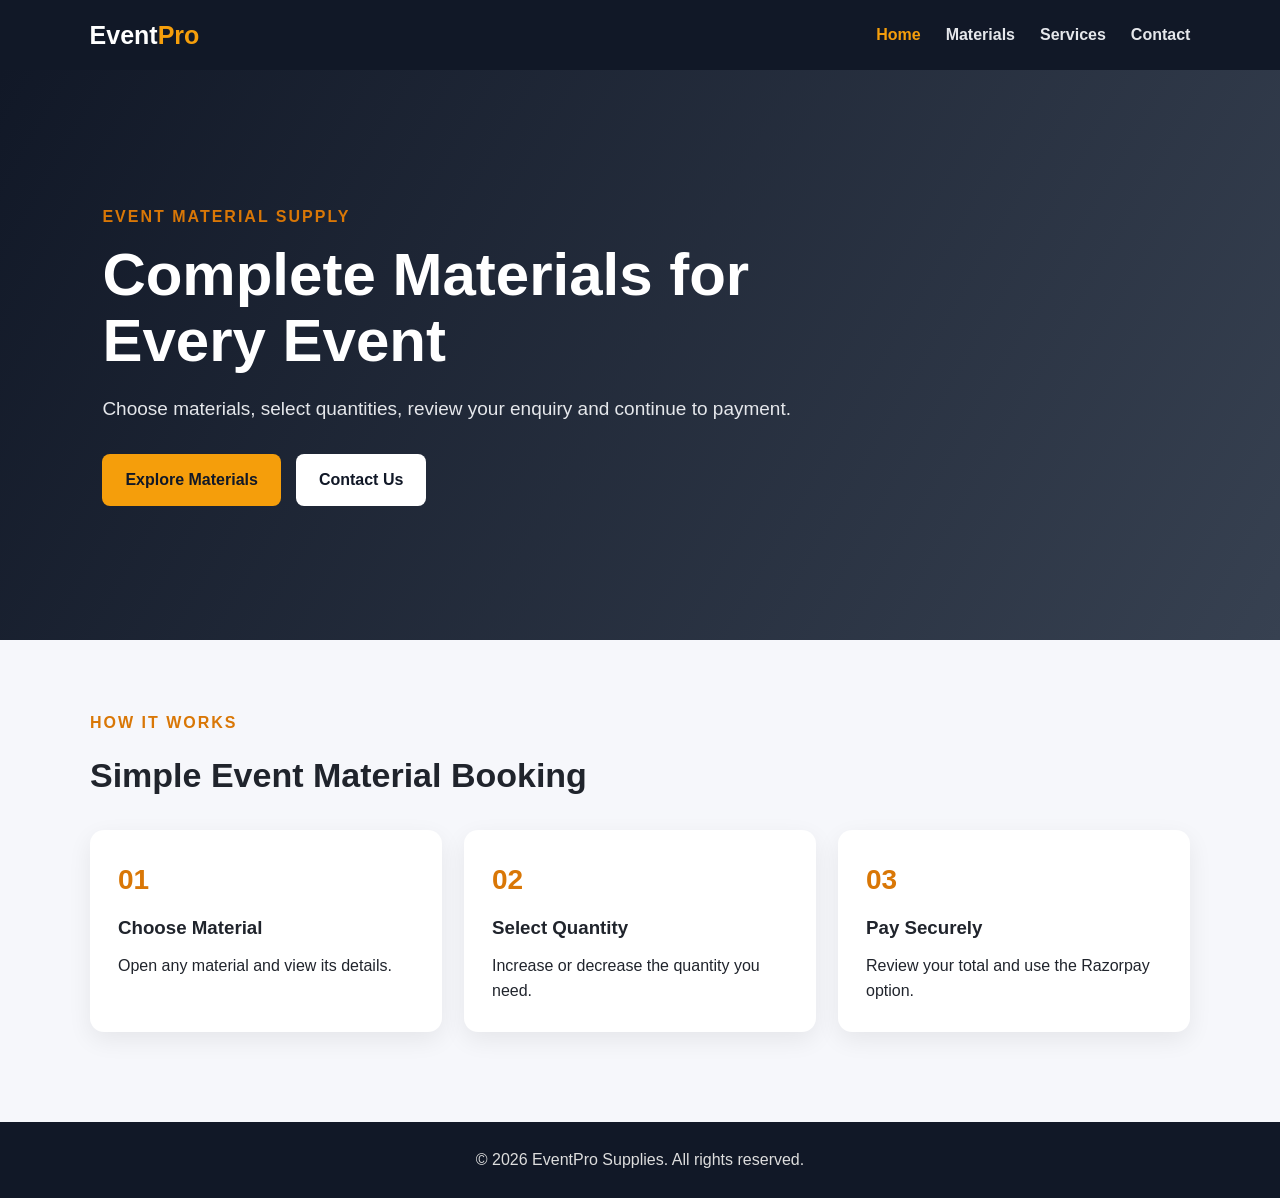
<file: index.html>
<!DOCTYPE html>
<html lang="en">
<head><meta charset="UTF-8"><meta name="viewport" content="width=device-width,initial-scale=1.0"><title>EventPro Supplies</title><link rel="stylesheet" href="style.css"></head>
<body>
<header><nav class="navbar"><a class="logo" href="index.html">Event<span>Pro</span></a><div class="nav-links"><a class="active" href="index.html">Home</a><a href="products.html">Materials</a><a href="services.html">Services</a><a href="contact.html">Contact</a></div></nav></header>
<section class="hero"><div class="hero-content"><p class="tagline">EVENT MATERIAL SUPPLY</p><h1>Complete Materials for Every Event</h1><p>Choose materials, select quantities, review your enquiry and continue to payment.</p><div class="buttons"><a class="btn" href="products.html">Explore Materials</a><a class="btn secondary" href="contact.html">Contact Us</a></div></div></section>
<section class="section"><p class="tagline">HOW IT WORKS</p><h2>Simple Event Material Booking</h2><div class="cards"><div class="card"><span class="step">01</span><h3>Choose Material</h3><p>Open any material and view its details.</p></div><div class="card"><span class="step">02</span><h3>Select Quantity</h3><p>Increase or decrease the quantity you need.</p></div><div class="card"><span class="step">03</span><h3>Pay Securely</h3><p>Review your total and use the Razorpay option.</p></div></div></section>
<footer>© 2026 EventPro Supplies. All rights reserved.</footer>
</body></html>
</file>
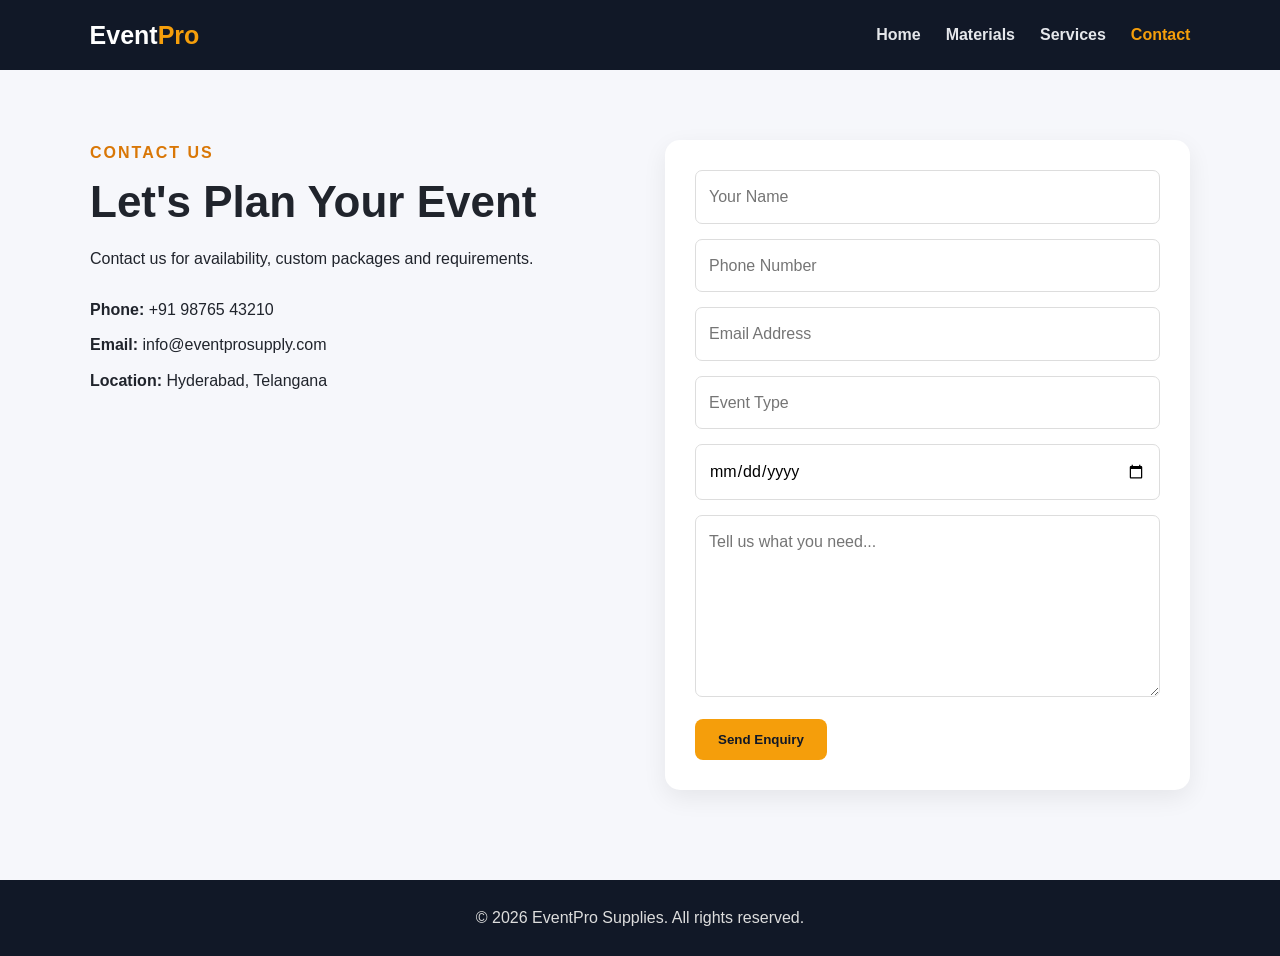
<file: contact.html>
<!DOCTYPE html>
<html lang="en"><head><meta charset="UTF-8"><meta name="viewport" content="width=device-width,initial-scale=1.0"><title>Contact</title><link rel="stylesheet" href="style.css"></head>
<body><header><nav class="navbar"><a class="logo" href="index.html">Event<span>Pro</span></a><div class="nav-links"><a href="index.html">Home</a><a href="products.html">Materials</a><a href="services.html">Services</a><a class="active" href="contact.html">Contact</a></div></nav></header>
<main class="section contact-section"><div><p class="tagline">CONTACT US</p><h1>Let's Plan Your Event</h1><p>Contact us for availability, custom packages and requirements.</p><div class="contact-info"><p><strong>Phone:</strong> +91 98765 43210</p><p><strong>Email:</strong> info@eventprosupply.com</p><p><strong>Location:</strong> Hyderabad, Telangana</p></div></div>
<form class="contact-form" id="contactForm"><input id="name" type="text" placeholder="Your Name" required><input id="phone" type="tel" placeholder="Phone Number" required><input id="email" type="email" placeholder="Email Address"><input id="eventType" type="text" placeholder="Event Type" required><input id="eventDate" type="date" required><textarea id="message" rows="6" placeholder="Tell us what you need..." required></textarea><button class="btn" type="submit">Send Enquiry</button></form></main>
<footer>© 2026 EventPro Supplies. All rights reserved.</footer>
<script>document.getElementById("contactForm").addEventListener("submit",function(e){e.preventDefault();const n=document.getElementById("name").value.trim(),p=document.getElementById("phone").value.trim(),t=document.getElementById("eventType").value.trim();if(n.length<2)return alert("Please enter a valid name.");if(!/^[0-9+ -]{10,15}$/.test(p))return alert("Please enter a valid phone number.");if(!t)return alert("Please enter your event type.");alert("Thank you! Your enquiry has been submitted on this demo website.");this.reset()});</script>
</body></html>
</file>
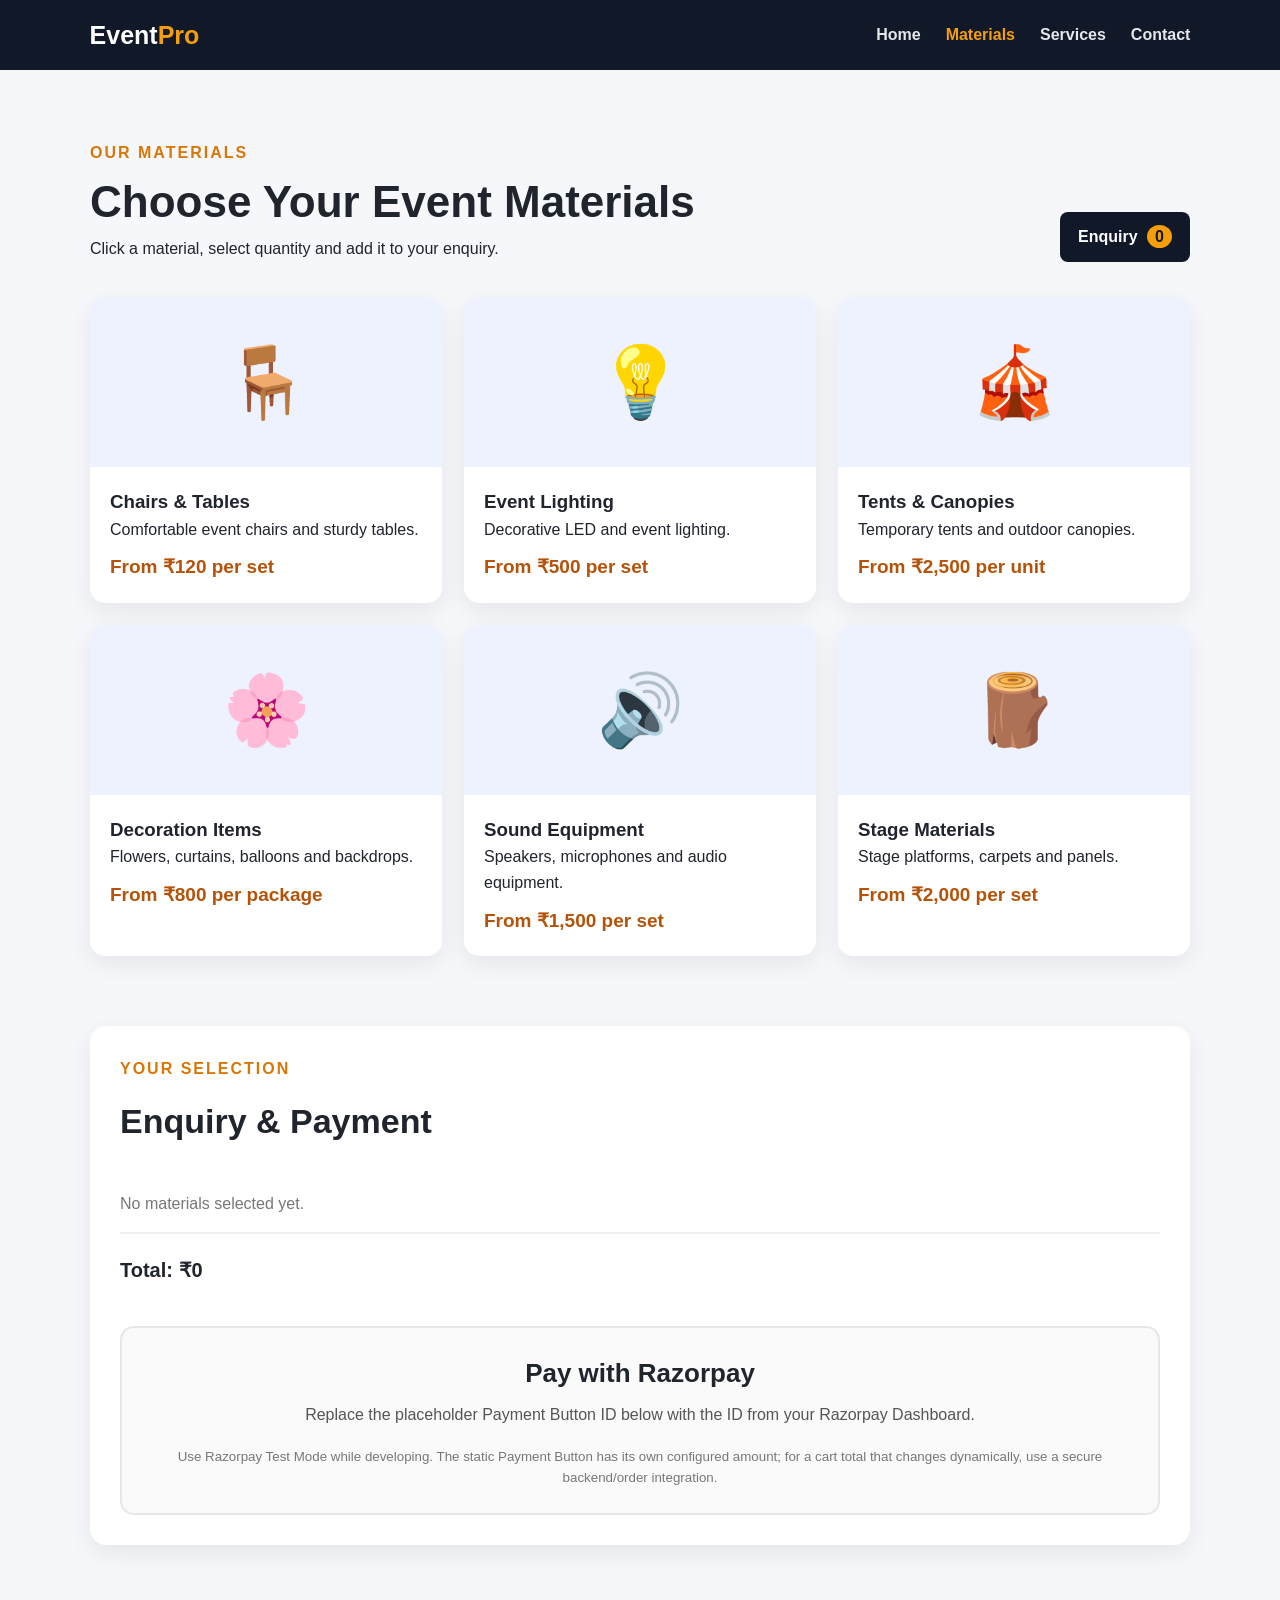
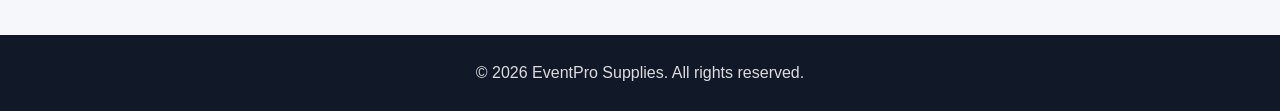
<file: products.html>
<!DOCTYPE html>
<html lang="en">
<head><meta charset="UTF-8"><meta name="viewport" content="width=device-width,initial-scale=1.0"><title>Materials & Payment</title><link rel="stylesheet" href="style.css"></head>
<body>
<header><nav class="navbar"><a class="logo" href="index.html">Event<span>Pro</span></a><div class="nav-links"><a href="index.html">Home</a><a class="active" href="products.html">Materials</a><a href="services.html">Services</a><a href="contact.html">Contact</a></div></nav></header>
<main class="section"><div class="products-heading"><div><p class="tagline">OUR MATERIALS</p><h1>Choose Your Event Materials</h1><p>Click a material, select quantity and add it to your enquiry.</p></div><a class="cart-button" href="#enquiry">Enquiry <span id="cartCount">0</span></a></div>
<div id="productGrid" class="product-grid"></div>
<section id="enquiry" class="enquiry-section"><p class="tagline">YOUR SELECTION</p><h2>Enquiry & Payment</h2><div id="cartItems"><p class="empty">No materials selected yet.</p></div><div class="enquiry-summary"><strong>Total: ₹<span id="cartTotal">0</span></strong></div>
<div class="payment-box"><h3>Pay with Razorpay</h3><p>Replace the placeholder Payment Button ID below with the ID from your Razorpay Dashboard.</p>
<form><script src="https://cdn.razorpay.com/static/widget/payment-button.js" data-payment_button_id="RAZORPAY_PAYMENT_BUTTON_ID" data-button_text="Pay Now with Razorpay" data-button_theme="rzp-dark-standard"></script></form>
<small>Use Razorpay Test Mode while developing. The static Payment Button has its own configured amount; for a cart total that changes dynamically, use a secure backend/order integration.</small></div></section></main>
<div id="productModal" class="modal"><div class="modal-box"><button class="close" onclick="closeProduct()">×</button><div id="modalContent"></div></div></div>
<footer>© 2026 EventPro Supplies. All rights reserved.</footer>
<script>
const materials=[
{id:1,name:"Chairs & Tables",icon:"🪑",price:120,description:"Comfortable event chairs and sturdy tables.",unit:"per set"},
{id:2,name:"Event Lighting",icon:"💡",price:500,description:"Decorative LED and event lighting.",unit:"per set"},
{id:3,name:"Tents & Canopies",icon:"🎪",price:2500,description:"Temporary tents and outdoor canopies.",unit:"per unit"},
{id:4,name:"Decoration Items",icon:"🌸",price:800,description:"Flowers, curtains, balloons and backdrops.",unit:"per package"},
{id:5,name:"Sound Equipment",icon:"🔊",price:1500,description:"Speakers, microphones and audio equipment.",unit:"per set"},
{id:6,name:"Stage Materials",icon:"🪵",price:2000,description:"Stage platforms, carpets and panels.",unit:"per set"}];
let cart=JSON.parse(localStorage.getItem("eventCart")||"[]"),selectedProduct=null,modalQty=1;
function renderProducts(){document.getElementById("productGrid").innerHTML=materials.map(p=>`<article class="product-card" onclick="openProduct(${p.id})"><div class="product-image">${p.icon}</div><div class="product-body"><h3>${p.name}</h3><p>${p.description}</p><div class="price">From ₹${p.price.toLocaleString("en-IN")} ${p.unit}</div></div></article>`).join("")}
function openProduct(id){selectedProduct=materials.find(p=>p.id===id);modalQty=1;document.getElementById("modalContent").innerHTML=`<div class="modal-product"><div class="big-icon">${selectedProduct.icon}</div><h2>${selectedProduct.name}</h2><p>${selectedProduct.description}</p><div class="modal-price">₹${selectedProduct.price.toLocaleString("en-IN")} ${selectedProduct.unit}</div><div class="quantity-box"><button onclick="changeModalQty(-1)">−</button><span id="modalQty">1</span><button onclick="changeModalQty(1)">+</button></div><button class="btn" onclick="addSelectedToCart()">Add to Enquiry</button></div>`;document.getElementById("productModal").classList.add("show")}
function closeProduct(){document.getElementById("productModal").classList.remove("show")}
function changeModalQty(n){modalQty=Math.max(1,modalQty+n);document.getElementById("modalQty").textContent=modalQty}
function addSelectedToCart(){let x=cart.find(i=>i.id===selectedProduct.id);if(x)x.qty+=modalQty;else cart.push({id:selectedProduct.id,qty:modalQty});saveCart();closeProduct();renderCart();document.getElementById("enquiry").scrollIntoView({behavior:"smooth"})}
function updateQty(id,n){let x=cart.find(i=>i.id===id);if(!x)return;x.qty+=n;if(x.qty<=0)cart=cart.filter(i=>i.id!==id);saveCart();renderCart()}
function removeItem(id){cart=cart.filter(i=>i.id!==id);saveCart();renderCart()}
function saveCart(){localStorage.setItem("eventCart",JSON.stringify(cart))}
function renderCart(){let c=document.getElementById("cartItems"),count=cart.reduce((s,i)=>s+i.qty,0);document.getElementById("cartCount").textContent=count;if(!cart.length){c.innerHTML='<p class="empty">No materials selected yet.</p>';document.getElementById("cartTotal").textContent="0";return}let total=0;c.innerHTML=cart.map(i=>{let p=materials.find(x=>x.id===i.id),sub=p.price*i.qty;total+=sub;return `<div class="cart-row"><div><h4>${p.icon} ${p.name}</h4><small>₹${p.price.toLocaleString("en-IN")} × ${i.qty}</small></div><div class="qty-controls"><button onclick="updateQty(${p.id},-1)">−</button><strong>${i.qty}</strong><button onclick="updateQty(${p.id},1)">+</button></div><strong>₹${sub.toLocaleString("en-IN")}</strong><button class="remove" onclick="removeItem(${p.id})">Remove</button></div>`}).join("");document.getElementById("cartTotal").textContent=total.toLocaleString("en-IN")}
window.addEventListener("click",e=>{if(e.target===document.getElementById("productModal"))closeProduct()});renderProducts();renderCart();
</script>
</body></html>
</file>
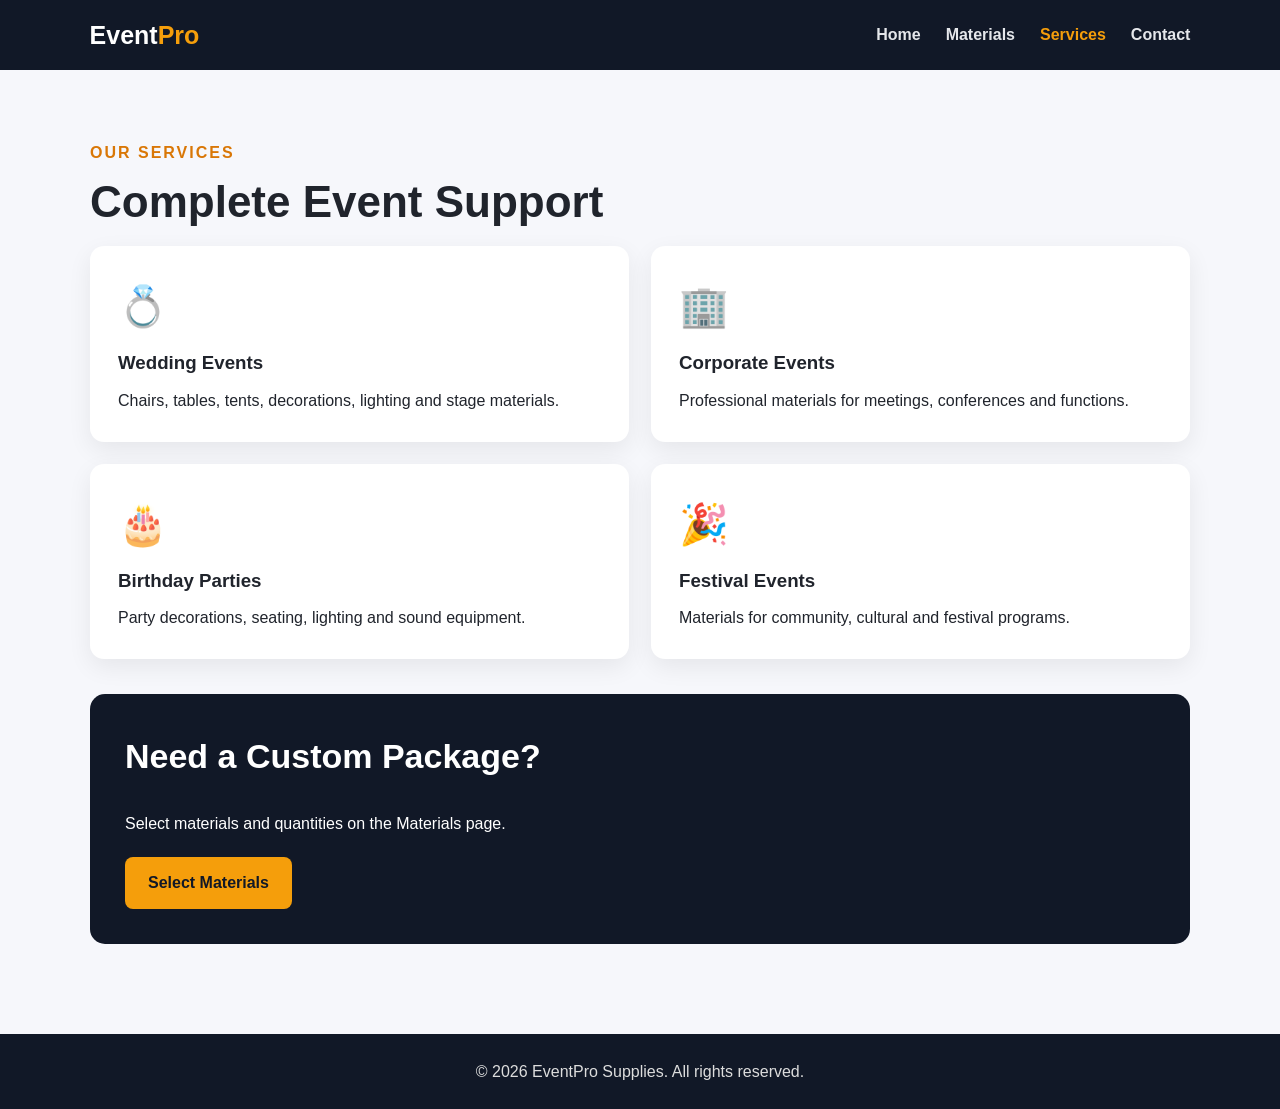
<file: services.html>
<!DOCTYPE html>
<html lang="en"><head><meta charset="UTF-8"><meta name="viewport" content="width=device-width,initial-scale=1.0"><title>Services</title><link rel="stylesheet" href="style.css"></head>
<body><header><nav class="navbar"><a class="logo" href="index.html">Event<span>Pro</span></a><div class="nav-links"><a href="index.html">Home</a><a href="products.html">Materials</a><a class="active" href="services.html">Services</a><a href="contact.html">Contact</a></div></nav></header>
<main class="section"><p class="tagline">OUR SERVICES</p><h1>Complete Event Support</h1><div class="service-grid"><div class="service"><div class="service-icon">💍</div><h3>Wedding Events</h3><p>Chairs, tables, tents, decorations, lighting and stage materials.</p></div><div class="service"><div class="service-icon">🏢</div><h3>Corporate Events</h3><p>Professional materials for meetings, conferences and functions.</p></div><div class="service"><div class="service-icon">🎂</div><h3>Birthday Parties</h3><p>Party decorations, seating, lighting and sound equipment.</p></div><div class="service"><div class="service-icon">🎉</div><h3>Festival Events</h3><p>Materials for community, cultural and festival programs.</p></div></div><div class="quote-box"><h2>Need a Custom Package?</h2><p>Select materials and quantities on the Materials page.</p><a class="btn" href="products.html">Select Materials</a></div></main>
<footer>© 2026 EventPro Supplies. All rights reserved.</footer></body></html>
</file>
<file: style.css>
*{box-sizing:border-box;margin:0;padding:0}body{font-family:Arial,sans-serif;line-height:1.6;color:#20242c;background:#f6f7fb}.navbar{min-height:70px;padding:0 7%;display:flex;align-items:center;justify-content:space-between;background:#111827}.logo{color:#fff;font-size:25px;font-weight:800;text-decoration:none}.logo span{color:#f59e0b}.nav-links{display:flex;gap:25px}.nav-links a{color:#e5e7eb;text-decoration:none;font-weight:600}.nav-links a:hover,.nav-links .active{color:#f59e0b}.hero{min-height:570px;padding:90px 8%;display:flex;align-items:center;background:linear-gradient(120deg,#111827,#374151);color:#fff}.hero-content{max-width:750px}.tagline{color:#d97706;font-weight:800;letter-spacing:2px;margin-bottom:12px}.hero h1,.section h1{font-size:clamp(36px,6vw,60px);line-height:1.1;margin-bottom:20px}.hero p:not(.tagline){font-size:19px;color:#e5e7eb}.buttons{display:flex;gap:15px;margin-top:30px}.btn{display:inline-block;padding:13px 23px;border:0;border-radius:8px;background:#f59e0b;color:#111827;text-decoration:none;font-weight:800;cursor:pointer}.btn:hover{opacity:.88}.btn.secondary{background:#fff}.section{max-width:1150px;margin:auto;padding:70px 25px}.section h1{font-size:44px}.section h2{font-size:34px;margin-bottom:28px}.cards{display:grid;grid-template-columns:repeat(3,1fr);gap:22px}.card,.service{background:#fff;padding:28px;border-radius:14px;box-shadow:0 8px 25px rgba(0,0,0,.07)}.card h3,.service h3{margin:10px 0}.step{font-size:28px;font-weight:800;color:#d97706}.products-heading{display:flex;justify-content:space-between;align-items:end;gap:20px;margin-bottom:35px}.products-heading h1{margin-bottom:10px}.cart-button{background:#111827;color:#fff;text-decoration:none;padding:12px 18px;border-radius:8px;font-weight:bold}.cart-button span{background:#f59e0b;color:#111827;border-radius:50%;padding:3px 8px;margin-left:5px}.product-grid{display:grid;grid-template-columns:repeat(3,1fr);gap:22px}.product-card{background:#fff;border-radius:15px;overflow:hidden;box-shadow:0 8px 25px rgba(0,0,0,.07);transition:.2s;cursor:pointer}.product-card:hover{transform:translateY(-5px)}.product-image{height:170px;display:flex;align-items:center;justify-content:center;font-size:70px;background:#eef2ff}.product-body{padding:20px}.price,.modal-price{font-size:19px;font-weight:bold;color:#b45309;margin-top:10px}.enquiry-section{margin-top:70px;background:#fff;padding:30px;border-radius:16px;box-shadow:0 8px 25px rgba(0,0,0,.07)}.cart-items{margin:20px 0}.empty{color:#777;padding:15px 0}.cart-row{display:grid;grid-template-columns:1fr auto auto auto;align-items:center;gap:15px;padding:15px 0;border-bottom:1px solid #eee}.qty-controls{display:flex;align-items:center;gap:8px}.qty-controls button{border:0;background:#e5e7eb;width:30px;height:30px;border-radius:5px;font-weight:bold;cursor:pointer}.remove{border:0;background:#fee2e2;color:#b91c1c;padding:7px 10px;border-radius:5px;cursor:pointer}.enquiry-summary{padding:20px 0;border-top:2px solid #eee;font-size:20px}.payment-box{margin-top:20px;padding:25px;border:2px solid #e5e7eb;border-radius:14px;text-align:center;background:#fafafa}.payment-box h3{font-size:26px;margin-bottom:8px}.payment-box p{color:#555;margin-bottom:18px}.payment-box small{display:block;color:#777;margin-top:15px}.modal{display:none;position:fixed;z-index:20;inset:0;background:rgba(0,0,0,.7);padding:25px}.modal.show{display:flex;align-items:center;justify-content:center}.modal-box{position:relative;width:min(650px,100%);background:#fff;border-radius:16px;padding:30px}.close{position:absolute;right:15px;top:10px;border:0;background:none;font-size:32px;cursor:pointer}.modal-product{text-align:center}.big-icon{font-size:90px;background:#eef2ff;border-radius:12px;padding:20px}.modal-product h2{font-size:32px;margin:18px 0 8px}.quantity-box{display:flex;justify-content:center;align-items:center;gap:18px;margin:20px}.quantity-box button{width:40px;height:40px;border:0;background:#111827;color:#fff;border-radius:6px;font-size:20px;cursor:pointer}.quantity-box span{font-size:20px;font-weight:bold}.service-grid{display:grid;grid-template-columns:repeat(2,1fr);gap:22px}.service-icon{font-size:40px}.quote-box{margin-top:35px;padding:35px;border-radius:15px;background:#111827;color:#fff}.quote-box p{margin-bottom:20px}.contact-section{display:grid;grid-template-columns:1fr 1fr;gap:50px}.contact-info{margin-top:25px}.contact-info p{margin:10px 0}.contact-form{background:#fff;padding:30px;border-radius:15px;box-shadow:0 8px 25px rgba(0,0,0,.07)}.contact-form input,.contact-form textarea{width:100%;margin-bottom:15px;padding:13px;border:1px solid #ddd;border-radius:7px;font:inherit}footer{padding:25px;text-align:center;background:#111827;color:#ddd;margin-top:20px}@media(max-width:768px){.navbar{padding:15px 5%;flex-direction:column;gap:12px}.nav-links{gap:13px;flex-wrap:wrap;justify-content:center}.hero{min-height:500px;padding:70px 7%}.cards,.product-grid,.service-grid,.contact-section{grid-template-columns:1fr}.buttons{flex-direction:column}.products-heading{align-items:flex-start;flex-direction:column}.cart-row{grid-template-columns:1fr}}
</file>
